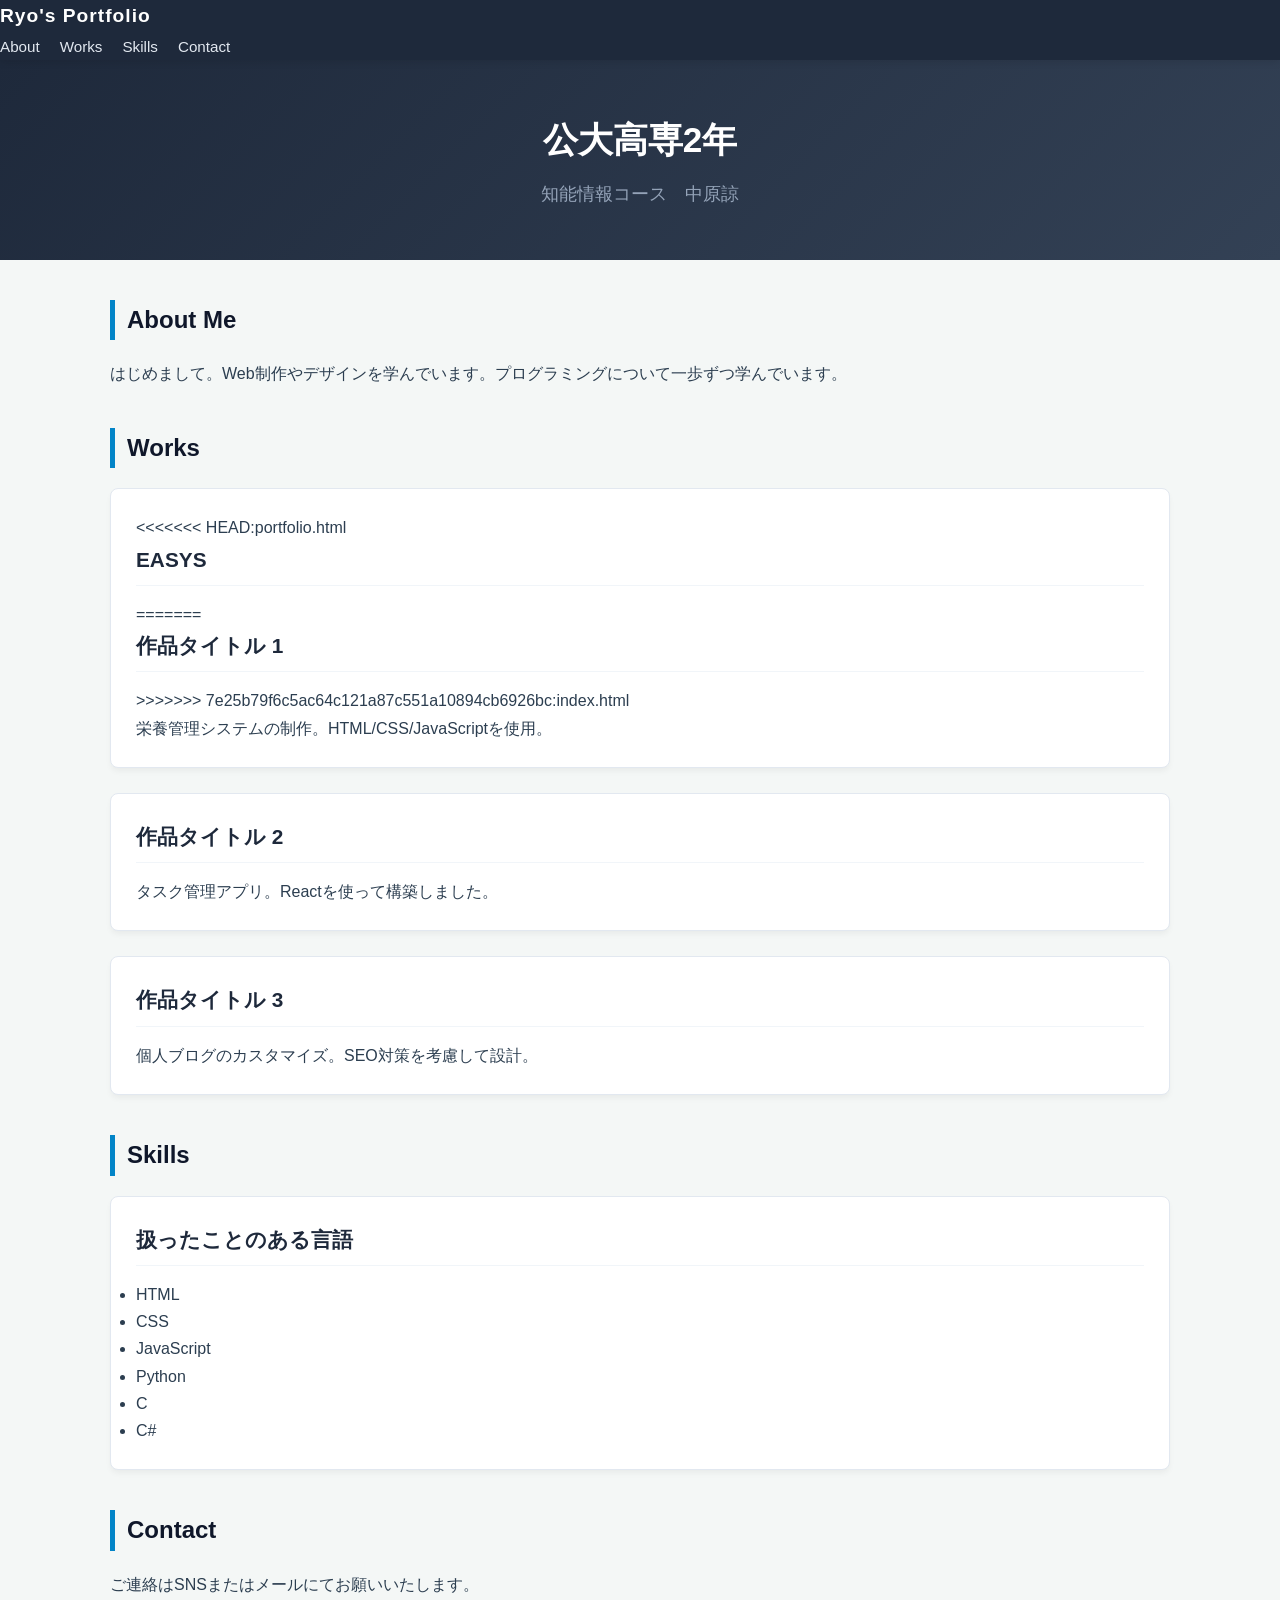
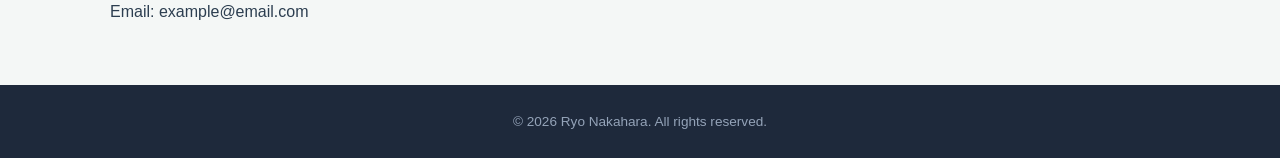
<file: index.html>
<!DOCTYPE html>
<html lang="ja">
<head>
    <meta charset="UTF-8">
    <meta name="viewport" content="width=device-width, initial-scale=1.0">
    <title>中原　諒 - Portfolio</title>
    <link rel="stylesheet" href="style.css">
</head>
<body>

    <!-- ヘッダー / ナビゲーション -->
    <header>
        <div class="logo">Ryo's Portfolio</div>
        <nav>
            <ul>
                <li><a href="#about">About</a></li>
                <li><a href="#works">Works</a></li>
                <li><a href="#skills">Skills</a></li>
                <li><a href="#contact">Contact</a></li>
            </ul>
        </nav>
    </header>

    <!-- メインビジュアル -->
    <section class="hero">
        <h1>公大高専2年</h1>
        <p>知能情報コース　中原諒</p>
    </section>

    <!-- 自己紹介 (About) -->
    <section id="about" class="section">
        <h2>About Me</h2>
        <div class="about-content">
            <p>はじめまして。Web制作やデザインを学んでいます。プログラミングについて一歩ずつ学んでいます。</p>
        </div>
    </section>

    <!-- 実績・作品 (Works) -->
    <section id="works" class="section">
        <h2>Works</h2>
        <div class="grid">
            <div class="card">
                <div class="card-img"></div>
<<<<<<< HEAD:portfolio.html
                 <h3>EASYS</h3>
=======
                <h3>作品タイトル 1</h3>
>>>>>>> 7e25b79f6c5ac64c121a87c551a10894cb6926bc:index.html
                <p>栄養管理システムの制作。HTML/CSS/JavaScriptを使用。</p>
            </div>
            <div class="card">
                <div class="card-img"></div>
                <h3>作品タイトル 2</h3>
                <p>タスク管理アプリ。Reactを使って構築しました。</p>
            </div>
            <div class="card">
                <div class="card-img"></div>
                <h3>作品タイトル 3</h3>
                <p>個人ブログのカスタマイズ。SEO対策を考慮して設計。</p>
            </div>
        </div>
    </section>

    <!-- スキル (Skills) -->
    <section id="skills" class="section">
        <h2>Skills</h2>
        <div class="card">
            <h3>扱ったことのある言語</h3>
            <ul class="skills-list">
                <li>HTML</li>
                <li>CSS</li>
                <li>JavaScript</li>
                <li>Python</li>
                <li>C</li>
                <li>C#</li>
            </ul>
        </div>
    </section>

    <!-- お問い合わせ (Contact) -->
    <section id="contact" class="section">
        <h2>Contact</h2>
        <p>ご連絡はSNSまたはメールにてお願いいたします。</p>
        <p>Email: example@email.com</p>
    </section>

    <!-- フッター -->
    <footer>
        <p>&copy; 2026  Ryo Nakahara. All rights reserved.</p>
    </footer>

</body>
</html>
</file>
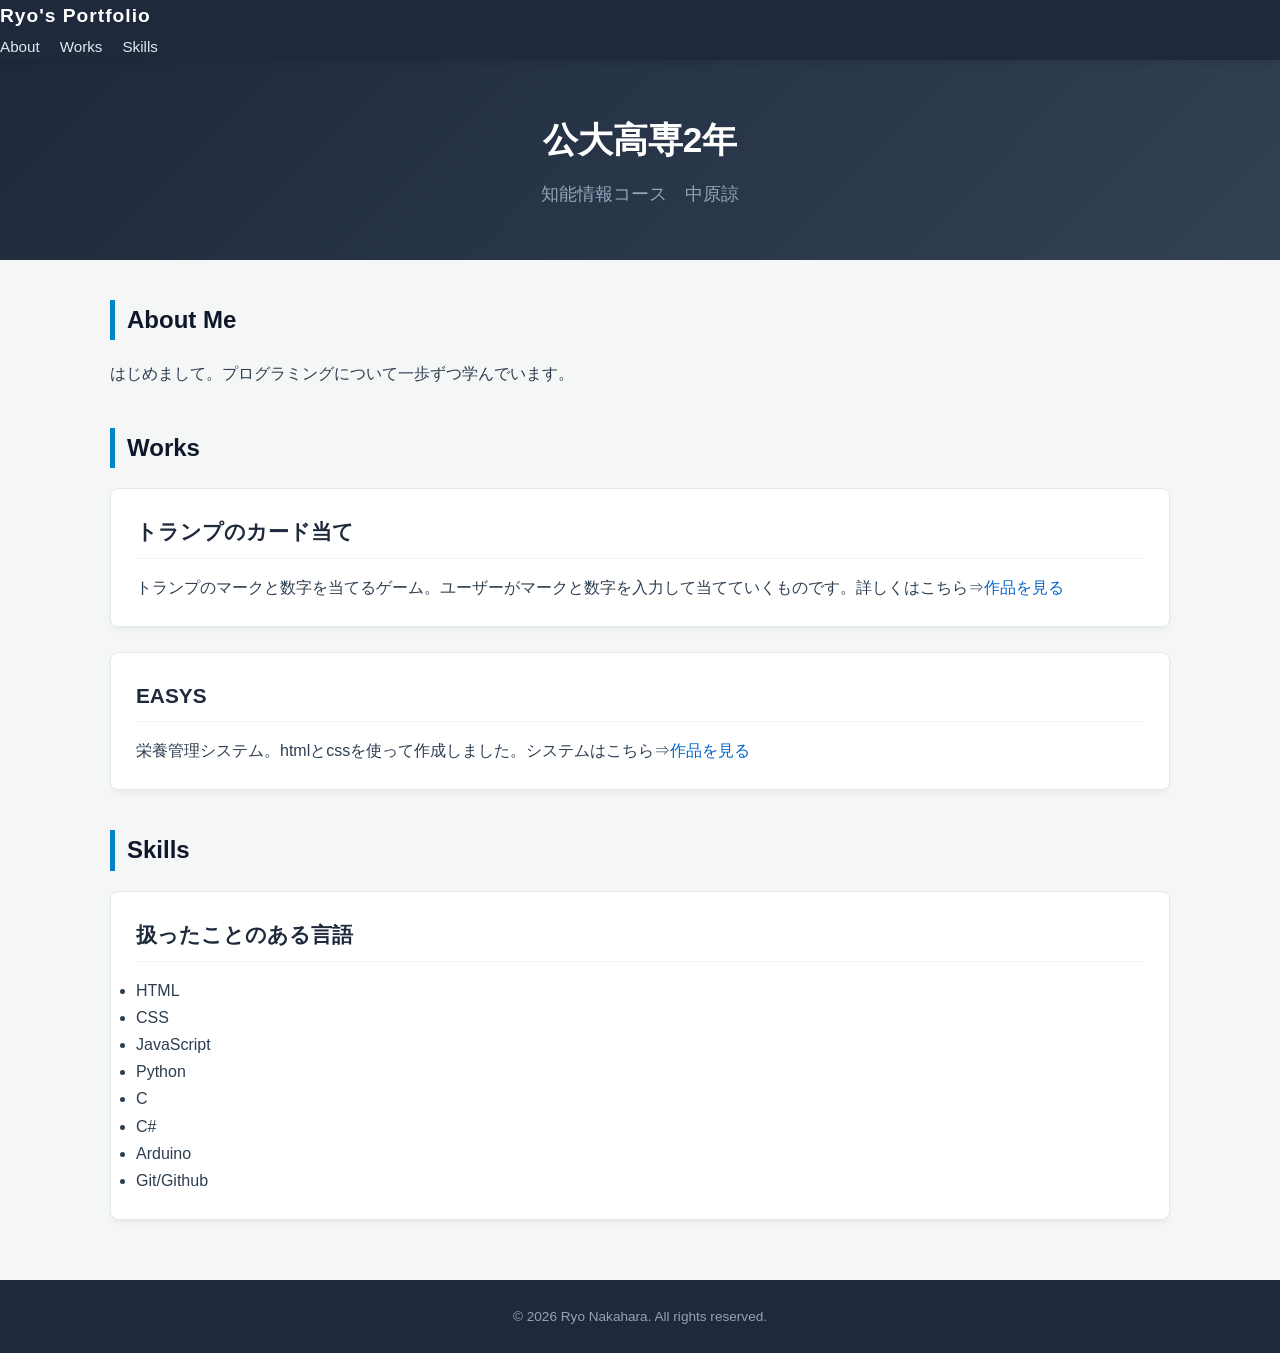
<file: portfolio.html>
<!DOCTYPE html>
<html lang="ja">
<head>
    <meta charset="UTF-8">
    <meta name="viewport" content="width=device-width, initial-scale=1.0">
    <title>中原　諒 - Portfolio</title>
    <link rel="stylesheet" href="style.css">
</head>
<body>

    <!-- ヘッダー / ナビゲーション -->
    <header>
        <div class="logo">Ryo's Portfolio</div>
        <nav>
            <ul>
                <li><a href="#about">About</a></li>
                <li><a href="#works">Works</a></li>
                <li><a href="#skills">Skills</a></li>
            </ul>
        </nav>
    </header>

    <!-- メインビジュアル -->
    <section class="hero">
        <h1>公大高専2年</h1>
        <p>知能情報コース　中原諒</p>
    </section>

    <!-- 自己紹介 (About) -->
    <section id="about" class="section">
        <h2>About Me</h2>
        <div class="about-content">
            <p>はじめまして。プログラミングについて一歩ずつ学んでいます。</p>
        </div>
    </section>

    <!-- 実績・作品 (Works) -->
    <section id="works" class="section">
        <h2>Works</h2>
        <div class="grid">
            <div class="card">
                <div class="card-img"></div>
                <h3>トランプのカード当て</h3>
                <p>トランプのマークと数字を当てるゲーム。ユーザーがマークと数字を入力して当てていくものです。詳しくはこちら⇒<a href="https://colab.research.google.com/drive/1Tp3olxWokkEjuLYhzThEIIAeQXGuQ2Hz?hl=ja#scrollTo=s26Eh7L6kZgz">作品を見る</a></p>
            </div>
            <div class="card">
                <div class="card-img"></div>
                <h3>EASYS</h3>
                <p>栄養管理システム。htmlとcssを使って作成しました。システムはこちら⇒<a href="https://tak0yaki01c.github.io/kws-easys/" target="_blank">作品を見る</a></p>
            </div>
        </div>
    </section>

    <!-- スキル (Skills) -->
    <section id="skills" class="section">
        <h2>Skills</h2>
        <div class="card">
            <h3>扱ったことのある言語</h3>
            <ul class="skills-list">
                <li>HTML</li>
                <li>CSS</li>
                <li>JavaScript</li>
                <li>Python</li>
                <li>C</li>
                <li>C#</li>
                <li>Arduino</li>
                <li>Git/Github</li>
            </ul>
        </div>
    </section>


    <!-- フッター -->
    <footer>
        <p>&copy; 2026  Ryo Nakahara. All rights reserved.</p>
    </footer>

</body>
</html>
</file>
<file: style.css>
/* 全体初期化と基本設定 */
* {
    margin: 0;
    padding: 0;
    box-sizing: border-box;
}

body {
    font-family: -apple-system, BlinkMacSystemFont, "Segoe UI", Roboto, "Helvetica Neue", Arial, sans-serif;
    line-height: 1.7;
    color: #2c3e50;
    background-color: #f4f7f6;
}

a {
    color: #0066cc;
    text-decoration: none;
}

a:hover {
    text-decoration: underline;
}

/* ヘッダー */
header {
    background-color: #1e293b;
    color: #ffffff;
    position: sticky;
    top: 0;
    z-index: 100;
    box-shadow: 0 2px 8px rgba(0,0,0,0.1);
}

.header-inner {
    max-width: 1100px;
    margin: 0 auto;
    padding: 15px 20px;
    display: flex;
    justify-content: space-between;
    align-items: center;
}

.logo {
    font-size: 1.2rem;
    font-weight: bold;
    letter-spacing: 1px;
}

nav ul {
    display: flex;
    list-style: none;
    gap: 20px;
}

nav a {
    color: #e2e8f0;
    font-size: 0.95rem;
    font-weight: 500;
}

nav a:hover {
    color: #38bdf8;
    text-decoration: none;
}

/* ヒーローセクション */
.hero {
    background: linear-gradient(135deg, #1e293b, #334155);
    color: #ffffff;
    text-align: center;
    padding: 50px 20px;
}

.hero h1 {
    font-size: 2.2rem;
    margin-bottom: 10px;
}

.hero p {
    font-size: 1.1rem;
    color: #94a3b8;
}

/* セクション設定 */
.section {
    max-width: 1100px;
    margin: 40px auto;
    padding: 0 20px;
}

#about,
#works {
    scroll-margin-top: 64px;
}

.section h2 {
    font-size: 1.5rem;
    color: #0f172a;
    border-left: 5px solid #0284c7;
    padding-left: 12px;
    margin-bottom: 20px;
}

.section-intro {
    margin-bottom: 20px;
    color: #64748b;
}

/* カードスタイル */
.card {
    background: #ffffff;
    border-radius: 8px;
    padding: 25px;
    margin-bottom: 25px;
    border: 1px solid #e2e8f0;
    box-shadow: 0 4px 6px -1px rgba(0, 0, 0, 0.05);
}

.card h3 {
    font-size: 1.3rem;
    color: #1e293b;
    margin-bottom: 15px;
    border-bottom: 1px solid #f1f5f9;
    padding-bottom: 8px;
}

.card h4 {
    font-size: 1.05rem;
    color: #334155;
    margin: 15px 0 8px 0;
}

/* プロフィール */
.profile-card ul {
    list-style: none;
    margin-bottom: 15px;
}

.profile-card li {
    margin-bottom: 8px;
}

/* 補足ボックス */
.link-box, .role-box, .description-box {
    background-color: #f8fafc;
    border: 1px solid #e2e8f0;
    border-radius: 6px;
    padding: 12px 16px;
    margin-bottom: 15px;
}

/* 画像ギャラリー (4枚グリッド) */
.image-grid {
    display: grid;
    grid-template-columns: repeat(auto-fit, minmax(220px, 1fr));
    gap: 15px;
    margin-top: 15px;
}

.image-item {
    background-color: #f8fafc;
    border: 1px solid #e2e8f0;
    border-radius: 6px;
    overflow: hidden;
    text-align: center;
}

.image-item img {
    width: 100%;
    height: 150px;
    object-fit: cover;
    display: block;
    background-color: #cbd5e1;
}

.caption {
    font-size: 0.85rem;
    color: #475569;
    padding: 8px 5px;
    background-color: #ffffff;
}

/* スキルテーブル */
.skill-table {
    width: 100%;
    border-collapse: collapse;
    margin-top: 10px;
}

.skill-table th, .skill-table td {
    border: 1px solid #e2e8f0;
    padding: 10px 12px;
    text-align: left;
    font-size: 0.95rem;
}

.skill-table th {
    background-color: #f1f5f9;
    color: #334155;
    font-weight: 600;
}

.skill-table td strong {
    color: #0f172a;
}

/* フッター */
footer {
    text-align: center;
    padding: 25px;
    background-color: #1e293b;
    color: #94a3b8;
    font-size: 0.85rem;
    margin-top: 60px;
}

/* レスポンシブ調整（スマホ対応） */
@media (max-width: 640px) {
    .header-inner {
        flex-direction: column;
        gap: 10px;
    }
    .skill-table th, .skill-table td {
        display: block;
        width: 100%;
    }
    .skill-table tr {
        margin-bottom: 15px;
        display: block;
        border-bottom: 2px solid #cbd5e1;
    }
}
</file>
